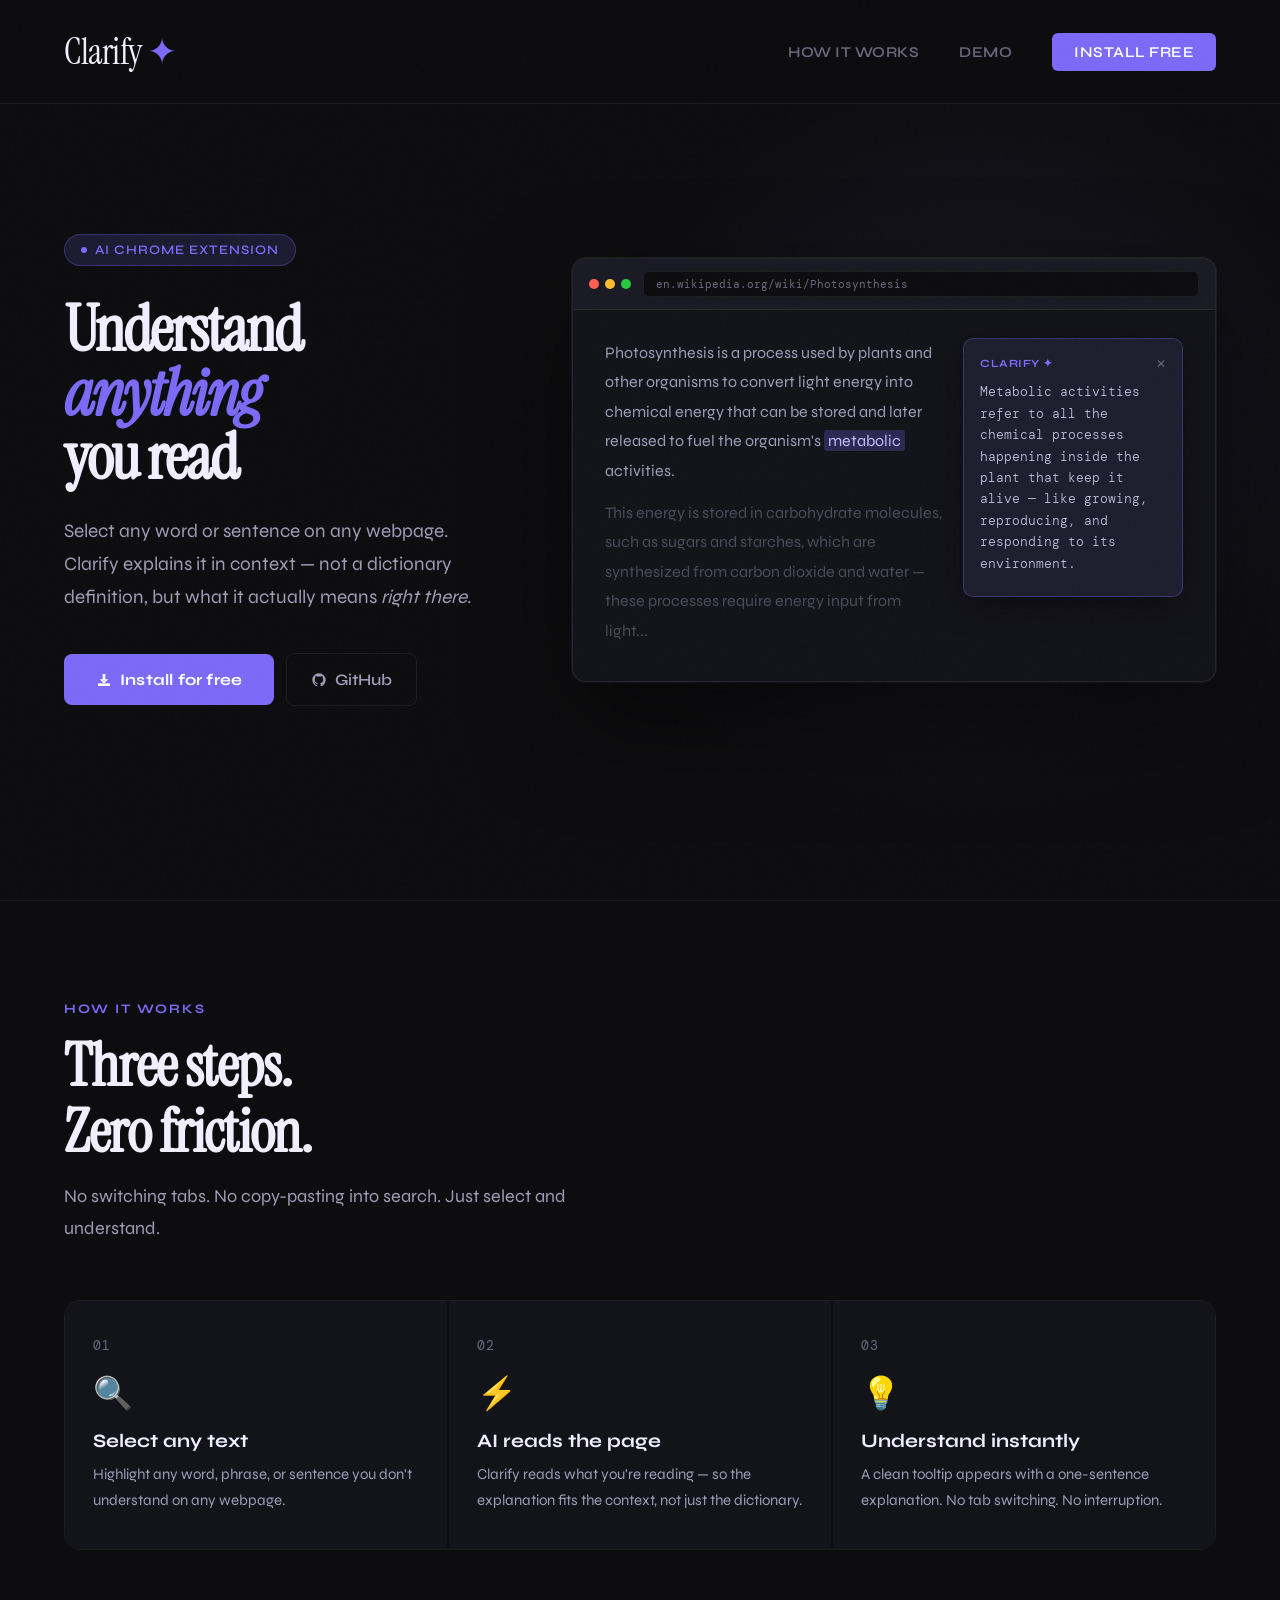
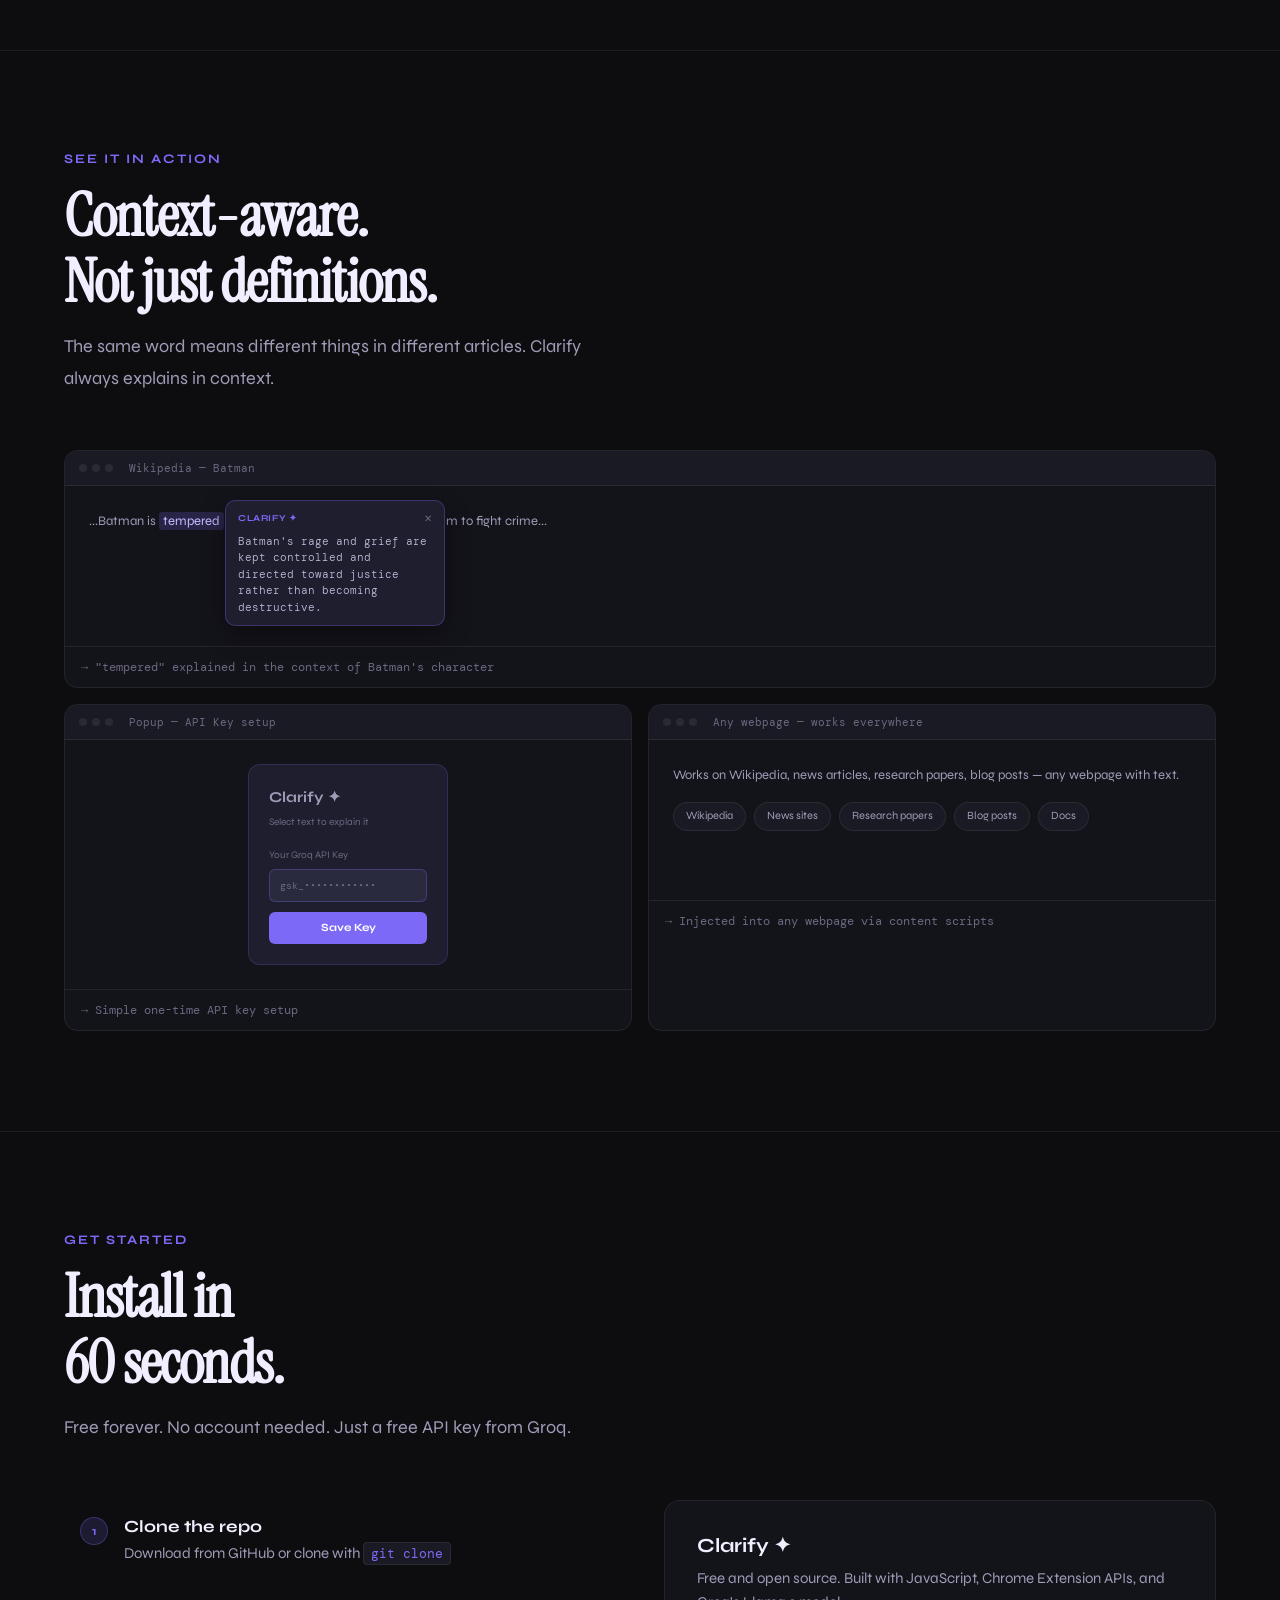
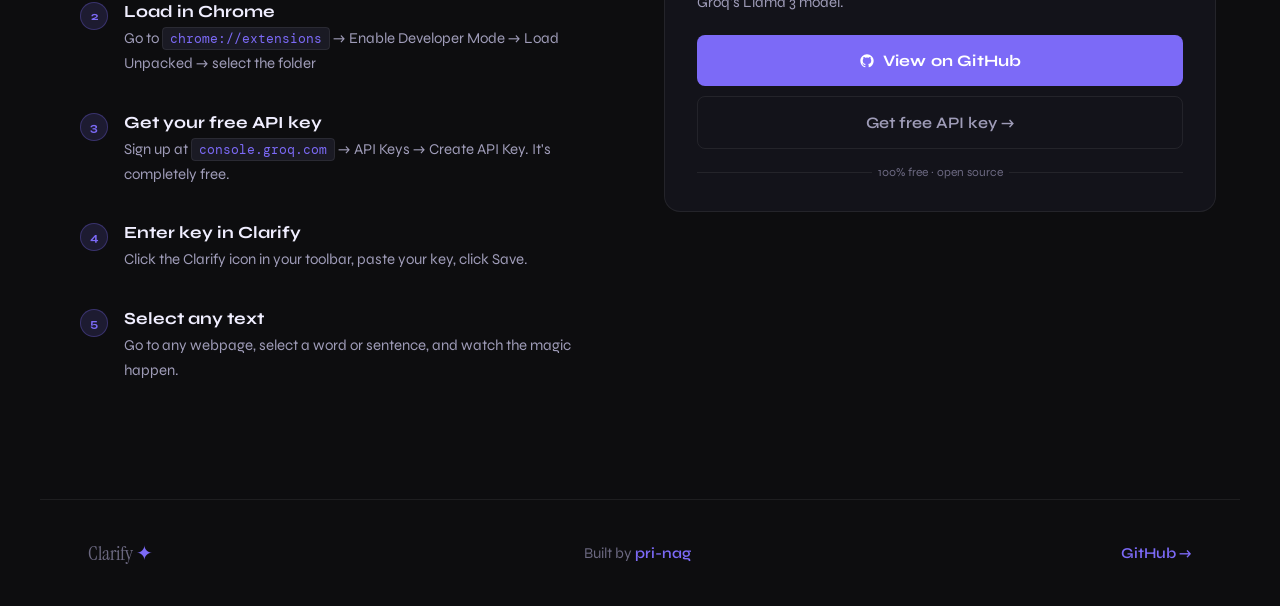
<file: index.html>
<!DOCTYPE html>
<html lang="en">
<head>
  <meta charset="UTF-8">
  <meta name="viewport" content="width=device-width, initial-scale=1.0">
  <title>Clarify — Understand anything you read</title>
  <link rel="preconnect" href="https://fonts.googleapis.com">
  <link rel="preconnect" href="https://fonts.gstatic.com" crossorigin>
  <link href="https://fonts.googleapis.com/css2?family=Instrument+Serif:ital@0;1&family=DM+Mono:wght@300;400;500&family=Syne:wght@400;600;700;800&display=swap" rel="stylesheet">
  <style>
    *, *::before, *::after { margin: 0; padding: 0; box-sizing: border-box; }

    :root {
      --bg: #0d0d0f;
      --surface: #13131a;
      --surface2: #1a1a24;
      --border: rgba(255,255,255,0.07);
      --purple: #7c6af7;
      --purple-dim: rgba(124,106,247,0.15);
      --purple-glow: rgba(124,106,247,0.35);
      --text: #f0eeff;
      --muted: #6b6880;
      --subtle: #9f9cb8;
    }

    html {
      scroll-behavior: smooth;
      -webkit-font-smoothing: antialiased;
      -moz-osx-font-smoothing: grayscale;
      text-rendering: optimizeLegibility;
    }

    body {
      background: var(--bg);
      color: var(--text);
      font-family: 'Syne', sans-serif;
      font-size: 17px;
      overflow-x: hidden;
      cursor: default;
    }

    /* NOISE OVERLAY */
    body::before {
      content: '';
      position: fixed;
      inset: 0;
      background-image: url("data:image/svg+xml,%3Csvg viewBox='0 0 256 256' xmlns='http://www.w3.org/2000/svg'%3E%3Cfilter id='noise'%3E%3CfeTurbulence type='fractalNoise' baseFrequency='0.9' numOctaves='4' stitchTiles='stitch'/%3E%3C/filter%3E%3Crect width='100%25' height='100%25' filter='url(%23noise)' opacity='0.04'/%3E%3C/svg%3E");
      pointer-events: none;
      z-index: 999;
      opacity: 0.4;
    }

    /* NAV */
    nav {
      position: fixed;
      top: 0; left: 0; right: 0;
      z-index: 100;
      padding: 28px 64px;
      display: flex;
      align-items: center;
      justify-content: space-between;
      border-bottom: 1px solid var(--border);
      background: rgba(13,13,15,0.8);
      backdrop-filter: blur(20px);
    }

    .nav-logo {
      font-family: 'Instrument Serif', serif;
      font-size: 36px;
      color: var(--text);
      letter-spacing: -0.5px;
    }

    .nav-logo span { color: var(--purple); }

    .nav-links {
      display: flex;
      gap: 40px;
      list-style: none;
    }

    .nav-links a {
      color: var(--muted);
      text-decoration: none;
      font-size: 15px;
      font-weight: 600;
      letter-spacing: 0.5px;
      text-transform: uppercase;
      transition: color 0.2s;
    }

    .nav-links a:hover { color: var(--text); }

    .nav-cta {
      background: var(--purple);
      color: #fff !important;
      padding: 10px 22px;
      border-radius: 6px;
      transition: opacity 0.2s !important;
      font-size: 15px !important;
    }

    .nav-cta:hover { opacity: 0.85; }

    /* HERO */
    .hero {
      min-height: 100vh;
      display: grid;
      grid-template-columns: 1fr 1.4fr;
      align-items: center;
      gap: 48px;
      padding: 120px 64px 80px;
      position: relative;
      overflow: hidden;
      max-width: 1400px;
      margin: 0 auto;
    }

    .hero-left {
      display: flex;
      flex-direction: column;
      align-items: flex-start;
    }

    .hero-right {
      display: flex;
      align-items: center;
      justify-content: center;
    }

    .hero-glow {
      position: absolute;
      width: 800px;
      height: 800px;
      border-radius: 50%;
      background: radial-gradient(circle, rgba(124,106,247,0.1) 0%, transparent 70%);
      top: 50%;
      right: -100px;
      transform: translateY(-50%);
      pointer-events: none;
    }

    .hero-tag {
      display: inline-flex;
      align-items: center;
      gap: 8px;
      background: var(--purple-dim);
      border: 1px solid rgba(124,106,247,0.3);
      color: var(--purple);
      font-size: 13px;
      font-weight: 600;
      letter-spacing: 1px;
      text-transform: uppercase;
      padding: 7px 16px;
      border-radius: 100px;
      margin-bottom: 32px;
      animation: fadeUp 0.6s ease both;
    }

    .hero-tag::before {
      content: '';
      width: 6px;
      height: 6px;
      border-radius: 50%;
      background: var(--purple);
      animation: pulse 2s ease infinite;
    }

    @keyframes pulse {
      0%, 100% { opacity: 1; transform: scale(1); }
      50% { opacity: 0.5; transform: scale(0.8); }
    }

    h1 {
      font-family: 'Instrument Serif', serif;
      font-size: clamp(48px, 5vw, 80px);
      line-height: 1.0;
      letter-spacing: -2px;
      margin-bottom: 24px;
      animation: fadeUp 0.6s ease 0.1s both;
      text-align: left;
    }

    h1 em {
      font-style: italic;
      color: var(--purple);
    }

    .hero-sub {
      font-size: 19px;
      color: var(--subtle);
      max-width: 440px;
      line-height: 1.75;
      font-weight: 400;
      margin-bottom: 40px;
      animation: fadeUp 0.6s ease 0.2s both;
      text-align: left;
    }

    .hero-actions {
      display: flex;
      gap: 12px;
      align-items: center;
      animation: fadeUp 0.6s ease 0.3s both;
    }

    .btn-primary {
      display: inline-flex;
      align-items: center;
      gap: 8px;
      background: var(--purple);
      color: #fff;
      text-decoration: none;
      padding: 16px 32px;
      border-radius: 8px;
      font-size: 16px;
      font-weight: 700;
      transition: all 0.2s;
      letter-spacing: 0.2px;
    }

    .btn-primary:hover {
      background: #6a58e0;
      transform: translateY(-1px);
      box-shadow: 0 8px 30px var(--purple-glow);
    }

    .btn-secondary {
      display: inline-flex;
      align-items: center;
      gap: 8px;
      color: var(--subtle);
      text-decoration: none;
      padding: 16px 24px;
      border-radius: 8px;
      font-size: 16px;
      font-weight: 600;
      border: 1px solid var(--border);
      transition: all 0.2s;
    }

    .btn-secondary:hover {
      color: var(--text);
      border-color: rgba(255,255,255,0.15);
    }

    /* DEMO PREVIEW */
    .demo-preview {
      position: relative;
      animation: fadeUp 0.8s ease 0.4s both;
      width: 100%;
    }

    .browser-mock {
      background: var(--surface);
      border: 1px solid var(--border);
      border-radius: 14px;
      overflow: hidden;
      width: 100%;
      box-shadow: 0 40px 100px rgba(0,0,0,0.5), 0 0 0 1px var(--border);
    }

    .browser-bar {
      background: var(--surface2);
      padding: 12px 16px;
      display: flex;
      align-items: center;
      gap: 12px;
      border-bottom: 1px solid var(--border);
    }

    .browser-dots {
      display: flex;
      gap: 6px;
    }

    .dot {
      width: 10px;
      height: 10px;
      border-radius: 50%;
    }

    .dot-red { background: #ff5f57; }
    .dot-yellow { background: #febc2e; }
    .dot-green { background: #28c840; }

    .browser-url {
      flex: 1;
      background: var(--bg);
      border-radius: 6px;
      padding: 5px 12px;
      font-family: 'DM Mono', monospace;
      font-size: 11px;
      color: var(--muted);
      border: 1px solid var(--border);
    }

    .browser-content {
      padding: 28px 32px;
      font-size: 16px;
      line-height: 1.85;
      color: var(--subtle);
      position: relative;
      min-height: 200px;
      display: grid;
      grid-template-columns: 1fr auto;
      gap: 20px;
      align-items: start;
    }

    .browser-text { flex: 1; }

    .browser-content p { margin-bottom: 8px; }

    .highlight {
      background: rgba(124,106,247,0.25);
      border-radius: 3px;
      padding: 1px 4px;
      color: #c4bbff;
      cursor: pointer;
    }

    .tooltip-mock {
      background: #1e1e2e;
      border: 1px solid rgba(124,106,247,0.3);
      border-radius: 10px;
      padding: 14px 16px;
      width: 220px;
      flex-shrink: 0;
      box-shadow: 0 8px 32px rgba(0,0,0,0.4);
      animation: tooltipAppear 0.4s ease 1.2s both;
      align-self: start;
    }

    @keyframes tooltipAppear {
      from { opacity: 0; transform: translateY(8px) scale(0.97); }
      to { opacity: 1; transform: translateY(0) scale(1); }
    }

    .tooltip-header {
      display: flex;
      justify-content: space-between;
      align-items: center;
      margin-bottom: 6px;
    }

    .tooltip-label {
      font-size: 11px;
      color: var(--purple);
      font-weight: 700;
      letter-spacing: 0.5px;
      text-transform: uppercase;
    }

    .tooltip-close {
      font-size: 12px;
      color: var(--muted);
    }

    .tooltip-text {
      font-size: 13px;
      color: #c4c0e0;
      line-height: 1.65;
      font-family: 'DM Mono', monospace;
      font-weight: 300;
    }

    /* SECTION BASE */
    section {
      padding: 100px 64px;
      max-width: 1400px;
      margin: 0 auto;
    }

    .section-tag {
      font-size: 13px;
      font-weight: 700;
      letter-spacing: 2px;
      text-transform: uppercase;
      color: var(--purple);
      margin-bottom: 16px;
    }

    .section-title {
      font-family: 'Instrument Serif', serif;
      font-size: clamp(40px, 5vw, 60px);
      line-height: 1.1;
      letter-spacing: -1px;
      margin-bottom: 16px;
    }

    .section-sub {
      font-size: 18px;
      color: var(--subtle);
      line-height: 1.75;
      max-width: 520px;
      font-weight: 400;
    }

    /* HOW IT WORKS */
    .steps {
      display: grid;
      grid-template-columns: repeat(3, 1fr);
      gap: 2px;
      margin-top: 56px;
      border: 1px solid var(--border);
      border-radius: 16px;
      overflow: hidden;
    }

    .step {
      background: var(--surface);
      padding: 36px 28px;
      position: relative;
      transition: background 0.2s;
    }

    .step:hover { background: var(--surface2); }

    .step-num {
      font-family: 'DM Mono', monospace;
      font-size: 13px;
      color: var(--muted);
      margin-bottom: 20px;
      letter-spacing: 1px;
    }

    .step-icon {
      font-size: 32px;
      margin-bottom: 16px;
      display: block;
    }

    .step h3 {
      font-size: 19px;
      font-weight: 700;
      margin-bottom: 10px;
      color: var(--text);
    }

    .step p {
      font-size: 15px;
      color: var(--subtle);
      line-height: 1.7;
      font-weight: 400;
    }

    /* SCREENSHOTS */
    .screenshots {
      margin-top: 56px;
      display: grid;
      grid-template-columns: 1fr 1fr;
      gap: 16px;
    }

    .screenshot-card {
      background: var(--surface);
      border: 1px solid var(--border);
      border-radius: 14px;
      overflow: hidden;
      transition: transform 0.2s, box-shadow 0.2s;
    }

    .screenshot-card:hover {
      transform: translateY(-3px);
      box-shadow: 0 20px 60px rgba(0,0,0,0.3);
    }

    .screenshot-card:first-child {
      grid-column: span 2;
    }

    .sc-header {
      background: var(--surface2);
      padding: 10px 14px;
      display: flex;
      align-items: center;
      gap: 8px;
      border-bottom: 1px solid var(--border);
    }

    .sc-dots { display: flex; gap: 5px; }
    .sc-dot { width: 8px; height: 8px; border-radius: 50%; background: var(--border); }

    .sc-body {
      padding: 24px;
      min-height: 160px;
      font-size: 13px;
      color: var(--subtle);
      line-height: 1.7;
      position: relative;
    }

    .sc-caption {
      padding: 12px 16px;
      font-size: 12px;
      color: var(--muted);
      border-top: 1px solid var(--border);
      font-family: 'DM Mono', monospace;
    }

    /* INSTALL */
    .install-grid {
      display: grid;
      grid-template-columns: 1fr 1fr;
      gap: 48px;
      margin-top: 56px;
      align-items: start;
    }

    .install-steps {
      display: flex;
      flex-direction: column;
      gap: 4px;
    }

    .install-step {
      display: flex;
      gap: 16px;
      padding: 16px;
      border-radius: 10px;
      transition: background 0.2s;
      align-items: flex-start;
    }

    .install-step:hover { background: var(--surface); }

    .install-num {
      width: 28px;
      height: 28px;
      border-radius: 50%;
      background: var(--purple-dim);
      border: 1px solid rgba(124,106,247,0.3);
      display: flex;
      align-items: center;
      justify-content: center;
      font-size: 12px;
      font-weight: 700;
      color: var(--purple);
      flex-shrink: 0;
      margin-top: 1px;
    }

    .install-content h4 {
      font-size: 17px;
      font-weight: 700;
      margin-bottom: 4px;
      color: var(--text);
    }

    .install-content p {
      font-size: 15px;
      color: var(--subtle);
      line-height: 1.65;
      font-weight: 400;
    }

    .install-content code {
      background: var(--surface2);
      border: 1px solid var(--border);
      padding: 2px 7px;
      border-radius: 4px;
      font-family: 'DM Mono', monospace;
      font-size: 13px;
      color: var(--purple);
    }

    .install-card {
      background: var(--surface);
      border: 1px solid var(--border);
      border-radius: 16px;
      padding: 32px;
      position: sticky;
      top: 100px;
    }

    .install-card h3 {
      font-size: 20px;
      font-weight: 700;
      margin-bottom: 8px;
    }

    .install-card p {
      font-size: 15px;
      color: var(--subtle);
      line-height: 1.65;
      margin-bottom: 20px;
      font-weight: 400;
    }

    .install-card .btn-primary {
      width: 100%;
      justify-content: center;
      margin-bottom: 10px;
    }

    .install-card .btn-secondary {
      width: 100%;
      justify-content: center;
    }

    .free-badge {
      display: flex;
      align-items: center;
      justify-content: center;
      gap: 6px;
      margin-top: 16px;
      font-size: 12px;
      color: var(--muted);
    }

    .free-badge::before, .free-badge::after {
      content: '';
      flex: 1;
      height: 1px;
      background: var(--border);
    }

    /* FOOTER */
    footer {
      border-top: 1px solid var(--border);
      padding: 40px 48px;
      display: flex;
      align-items: center;
      justify-content: space-between;
      max-width: 1200px;
      margin: 0 auto;
    }

    .footer-logo {
      font-family: 'Instrument Serif', serif;
      font-size: 20px;
      color: var(--muted);
    }

    .footer-logo span { color: var(--purple); }

    .footer-text {
      font-size: 15px;
      color: var(--muted);
      font-weight: 400;
    }

    .footer-link {
      color: var(--purple);
      text-decoration: none;
      font-size: 15px;
      font-weight: 600;
      transition: opacity 0.2s;
    }

    .footer-link:hover { opacity: 0.75; }

    /* ANIMATIONS */
    @keyframes fadeUp {
      from { opacity: 0; transform: translateY(20px); }
      to { opacity: 1; transform: translateY(0); }
    }

    .reveal {
      opacity: 0;
      transform: translateY(24px);
      transition: opacity 0.6s ease, transform 0.6s ease;
    }

    .reveal.visible {
      opacity: 1;
      transform: translateY(0);
    }

    .divider {
      width: 100%;
      height: 1px;
      background: var(--border);
      max-width: 1400px;
      margin: 0 auto;
    }

    @media (max-width: 900px) {
      nav { padding: 16px 20px; }
      .nav-links { display: none; }
      .hero { grid-template-columns: 1fr; padding: 120px 24px 60px; text-align: center; }
      .hero-left { align-items: center; }
      .hero-sub { text-align: center; }
      h1 { text-align: center; }
      .steps { grid-template-columns: 1fr; }
      .screenshots { grid-template-columns: 1fr; }
      .screenshots .screenshot-card:first-child { grid-column: span 1; }
      .install-grid { grid-template-columns: 1fr; }
      footer { flex-direction: column; gap: 12px; text-align: center; }
      section { padding: 80px 24px; }
    }
  </style>
</head>
<body>

  <!-- NAV -->
  <nav>
    <div class="nav-logo">Clarify <span>✦</span></div>
    <ul class="nav-links">
      <li><a href="#how">How it works</a></li>
      <li><a href="#demo">Demo</a></li>
      <li><a href="#install" class="nav-cta">Install free</a></li>
    </ul>
  </nav>

  <!-- HERO -->
  <div class="hero">
    <div class="hero-glow"></div>
    <div class="hero-left">
      <div class="hero-tag">AI Chrome Extension</div>
      <h1>Understand<br><em>anything</em><br>you read</h1>
      <p class="hero-sub">Select any word or sentence on any webpage. Clarify explains it in context — not a dictionary definition, but what it actually means <em>right there</em>.</p>
      <div class="hero-actions">
        <a href="#install" class="btn-primary">
          <svg width="16" height="16" fill="none" stroke="currentColor" stroke-width="2" viewBox="0 0 24 24"><path d="M12 16l-4-4h3V4h2v8h3l-4 4z"/><path d="M4 18h16v2H4z"/></svg>
          Install for free
        </a>
        <a href="https://github.com/pri-nag/Clarify" target="_blank" class="btn-secondary">
          <svg width="16" height="16" fill="currentColor" viewBox="0 0 24 24"><path d="M12 2C6.477 2 2 6.477 2 12c0 4.418 2.865 8.166 6.839 9.489.5.092.682-.217.682-.483 0-.237-.009-.868-.013-1.703-2.782.605-3.369-1.342-3.369-1.342-.454-1.154-1.11-1.462-1.11-1.462-.908-.62.069-.608.069-.608 1.003.07 1.531 1.03 1.531 1.03.892 1.529 2.341 1.088 2.91.832.092-.647.35-1.088.636-1.338-2.22-.253-4.555-1.11-4.555-4.943 0-1.091.39-1.984 1.029-2.683-.103-.253-.446-1.27.098-2.647 0 0 .84-.269 2.75 1.025A9.578 9.578 0 0112 6.836a9.59 9.59 0 012.504.337c1.909-1.294 2.747-1.025 2.747-1.025.546 1.377.202 2.394.1 2.647.64.699 1.028 1.592 1.028 2.683 0 3.842-2.339 4.687-4.566 4.935.359.309.678.919.678 1.852 0 1.336-.012 2.415-.012 2.743 0 .268.18.58.688.482C19.138 20.163 22 16.418 22 12c0-5.523-4.477-10-10-10z"/></svg>
          GitHub
        </a>
      </div>
    </div>

    <div class="hero-right">
      <div class="demo-preview">
        <div class="browser-mock">
          <div class="browser-bar">
            <div class="browser-dots">
              <div class="dot dot-red"></div>
              <div class="dot dot-yellow"></div>
              <div class="dot dot-green"></div>
            </div>
            <div class="browser-url">en.wikipedia.org/wiki/Photosynthesis</div>
          </div>
          <div class="browser-content">
            <div class="browser-text">
              <p>Photosynthesis is a process used by plants and other organisms to convert light energy into chemical energy that can be stored and later released to fuel the organism's <span class="highlight">metabolic</span> activities.</p>
              <p style="opacity:0.4; margin-top: 12px;">This energy is stored in carbohydrate molecules, such as sugars and starches, which are synthesized from carbon dioxide and water — these processes require energy input from light...</p>
            </div>
            <div class="tooltip-mock">
              <div class="tooltip-header">
                <span class="tooltip-label">Clarify ✦</span>
                <span class="tooltip-close">✕</span>
              </div>
              <p class="tooltip-text">Metabolic activities refer to all the chemical processes happening inside the plant that keep it alive — like growing, reproducing, and responding to its environment.</p>
            </div>
          </div>
        </div>
      </div>
    </div>
  </div>

  <div class="divider"></div>

  <!-- HOW IT WORKS -->
  <section id="how">
    <div class="reveal">
      <div class="section-tag">How it works</div>
      <h2 class="section-title">Three steps.<br>Zero friction.</h2>
      <p class="section-sub">No switching tabs. No copy-pasting into search. Just select and understand.</p>
    </div>

    <div class="steps reveal">
      <div class="step">
        <div class="step-num">01</div>
        <span class="step-icon">🔍</span>
        <h3>Select any text</h3>
        <p>Highlight any word, phrase, or sentence you don't understand on any webpage.</p>
      </div>
      <div class="step">
        <div class="step-num">02</div>
        <span class="step-icon">⚡</span>
        <h3>AI reads the page</h3>
        <p>Clarify reads what you're reading — so the explanation fits the context, not just the dictionary.</p>
      </div>
      <div class="step">
        <div class="step-num">03</div>
        <span class="step-icon">💡</span>
        <h3>Understand instantly</h3>
        <p>A clean tooltip appears with a one-sentence explanation. No tab switching. No interruption.</p>
      </div>
    </div>
  </section>

  <div class="divider"></div>

  <!-- DEMO / SCREENSHOTS -->
  <section id="demo">
    <div class="reveal">
      <div class="section-tag">See it in action</div>
      <h2 class="section-title">Context-aware.<br>Not just definitions.</h2>
      <p class="section-sub">The same word means different things in different articles. Clarify always explains in context.</p>
    </div>

    <div class="screenshots reveal">
      <div class="screenshot-card">
        <div class="sc-header">
          <div class="sc-dots"><div class="sc-dot"></div><div class="sc-dot"></div><div class="sc-dot"></div></div>
          <span style="font-size:11px; color: var(--muted); font-family: 'DM Mono', monospace; margin-left: 8px;">Wikipedia — Batman</span>
        </div>
        <div class="sc-body">
          <p>...Batman is <span class="highlight" style="background:rgba(124,106,247,0.2); color:#c4bbff; border-radius:3px; padding: 1px 4px;">tempered</span> by the murder of his parents, driving him to fight crime...</p>
          <div style="position: absolute; bottom: 20px; left: 160px; background: #1e1e2e; border: 1px solid rgba(124,106,247,0.3); border-radius: 10px; padding: 10px 12px; max-width: 220px; box-shadow: 0 8px 24px rgba(0,0,0,0.4);">
            <div style="display:flex; justify-content:space-between; margin-bottom:5px;">
              <span style="font-size:9px; color:var(--purple); font-weight:700; letter-spacing:0.5px;">CLARIFY ✦</span>
              <span style="font-size:10px; color:var(--muted);">✕</span>
            </div>
            <p style="font-size:11px; color:#c4c0e0; line-height:1.5; font-family:'DM Mono',monospace; font-weight:300;">Batman's rage and grief are kept controlled and directed toward justice rather than becoming destructive.</p>
          </div>
        </div>
        <div class="sc-caption">→ "tempered" explained in the context of Batman's character</div>
      </div>

      <div class="screenshot-card">
        <div class="sc-header">
          <div class="sc-dots"><div class="sc-dot"></div><div class="sc-dot"></div><div class="sc-dot"></div></div>
          <span style="font-size:11px; color: var(--muted); font-family: 'DM Mono', monospace; margin-left: 8px;">Popup — API Key setup</span>
        </div>
        <div class="sc-body" style="display:flex; align-items:center; justify-content:center;">
          <div style="background:#1e1e2e; border:1px solid rgba(124,106,247,0.2); border-radius:12px; padding:20px; width:200px;">
            <div style="font-size:15px; font-weight:700; margin-bottom:3px;">Clarify ✦</div>
            <div style="font-size:10px; color:var(--muted); margin-bottom:16px;">Select text to explain it</div>
            <div style="font-size:10px; color:var(--muted); margin-bottom:5px;">Your Groq API Key</div>
            <div style="background:#2a2a3e; border:1px solid rgba(124,106,247,0.3); border-radius:6px; padding:7px 10px; font-size:10px; color:var(--muted); font-family:'DM Mono',monospace; margin-bottom:10px;">gsk_••••••••••••</div>
            <div style="background:var(--purple); border-radius:6px; padding:7px; text-align:center; font-size:11px; font-weight:700; color:#fff;">Save Key</div>
          </div>
        </div>
        <div class="sc-caption">→ Simple one-time API key setup</div>
      </div>

      <div class="screenshot-card">
        <div class="sc-header">
          <div class="sc-dots"><div class="sc-dot"></div><div class="sc-dot"></div><div class="sc-dot"></div></div>
          <span style="font-size:11px; color: var(--muted); font-family: 'DM Mono', monospace; margin-left: 8px;">Any webpage — works everywhere</span>
        </div>
        <div class="sc-body">
          <p style="font-size:13px;">Works on Wikipedia, news articles, research papers, blog posts — any webpage with text.</p>
          <div style="display:flex; gap:8px; flex-wrap:wrap; margin-top:16px;">
            <span style="background:var(--surface2); border:1px solid var(--border); border-radius:100px; padding:4px 12px; font-size:11px; color:var(--subtle);">Wikipedia</span>
            <span style="background:var(--surface2); border:1px solid var(--border); border-radius:100px; padding:4px 12px; font-size:11px; color:var(--subtle);">News sites</span>
            <span style="background:var(--surface2); border:1px solid var(--border); border-radius:100px; padding:4px 12px; font-size:11px; color:var(--subtle);">Research papers</span>
            <span style="background:var(--surface2); border:1px solid var(--border); border-radius:100px; padding:4px 12px; font-size:11px; color:var(--subtle);">Blog posts</span>
            <span style="background:var(--surface2); border:1px solid var(--border); border-radius:100px; padding:4px 12px; font-size:11px; color:var(--subtle);">Docs</span>
          </div>
        </div>
        <div class="sc-caption">→ Injected into any webpage via content scripts</div>
      </div>
    </div>
  </section>

  <div class="divider"></div>

  <!-- INSTALL -->
  <section id="install">
    <div class="reveal">
      <div class="section-tag">Get started</div>
      <h2 class="section-title">Install in<br>60 seconds.</h2>
      <p class="section-sub">Free forever. No account needed. Just a free API key from Groq.</p>
    </div>

    <div class="install-grid reveal">
      <div class="install-steps">
        <div class="install-step">
          <div class="install-num">1</div>
          <div class="install-content">
            <h4>Clone the repo</h4>
            <p>Download from GitHub or clone with <code>git clone</code></p>
          </div>
        </div>
        <div class="install-step">
          <div class="install-num">2</div>
          <div class="install-content">
            <h4>Load in Chrome</h4>
            <p>Go to <code>chrome://extensions</code> → Enable Developer Mode → Load Unpacked → select the folder</p>
          </div>
        </div>
        <div class="install-step">
          <div class="install-num">3</div>
          <div class="install-content">
            <h4>Get your free API key</h4>
            <p>Sign up at <code>console.groq.com</code> → API Keys → Create API Key. It's completely free.</p>
          </div>
        </div>
        <div class="install-step">
          <div class="install-num">4</div>
          <div class="install-content">
            <h4>Enter key in Clarify</h4>
            <p>Click the Clarify icon in your toolbar, paste your key, click Save.</p>
          </div>
        </div>
        <div class="install-step">
          <div class="install-num">5</div>
          <div class="install-content">
            <h4>Select any text</h4>
            <p>Go to any webpage, select a word or sentence, and watch the magic happen.</p>
          </div>
        </div>
      </div>

      <div class="install-card">
        <h3>Clarify ✦</h3>
        <p>Free and open source. Built with JavaScript, Chrome Extension APIs, and Groq's Llama 3 model.</p>
        <a href="https://github.com/pri-nag/Clarify" target="_blank" class="btn-primary">
          <svg width="16" height="16" fill="currentColor" viewBox="0 0 24 24"><path d="M12 2C6.477 2 2 6.477 2 12c0 4.418 2.865 8.166 6.839 9.489.5.092.682-.217.682-.483 0-.237-.009-.868-.013-1.703-2.782.605-3.369-1.342-3.369-1.342-.454-1.154-1.11-1.462-1.11-1.462-.908-.62.069-.608.069-.608 1.003.07 1.531 1.03 1.531 1.03.892 1.529 2.341 1.088 2.91.832.092-.647.35-1.088.636-1.338-2.22-.253-4.555-1.11-4.555-4.943 0-1.091.39-1.984 1.029-2.683-.103-.253-.446-1.27.098-2.647 0 0 .84-.269 2.75 1.025A9.578 9.578 0 0112 6.836a9.59 9.59 0 012.504.337c1.909-1.294 2.747-1.025 2.747-1.025.546 1.377.202 2.394.1 2.647.64.699 1.028 1.592 1.028 2.683 0 3.842-2.339 4.687-4.566 4.935.359.309.678.919.678 1.852 0 1.336-.012 2.415-.012 2.743 0 .268.18.58.688.482C19.138 20.163 22 16.418 22 12c0-5.523-4.477-10-10-10z"/></svg>
          View on GitHub
        </a>
        <a href="https://console.groq.com" target="_blank" class="btn-secondary">
          Get free API key →
        </a>
        <div class="free-badge">100% free · open source</div>
      </div>
    </div>
  </section>

  <!-- FOOTER -->
  <footer>
    <div class="footer-logo">Clarify <span>✦</span></div>
    <p class="footer-text">Built by <a href="https://github.com/pri-nag" target="_blank" class="footer-link">pri-nag</a></p>
    <a href="https://github.com/pri-nag/Clarify" target="_blank" class="footer-link">GitHub →</a>
  </footer>

  <script>
    // Scroll reveal
    const reveals = document.querySelectorAll('.reveal')
    const observer = new IntersectionObserver((entries) => {
      entries.forEach((entry, i) => {
        if (entry.isIntersecting) {
          setTimeout(() => entry.target.classList.add('visible'), i * 100)
        }
      })
    }, { threshold: 0.1 })
    reveals.forEach(el => observer.observe(el))
  </script>

</body>
</html>
</file>
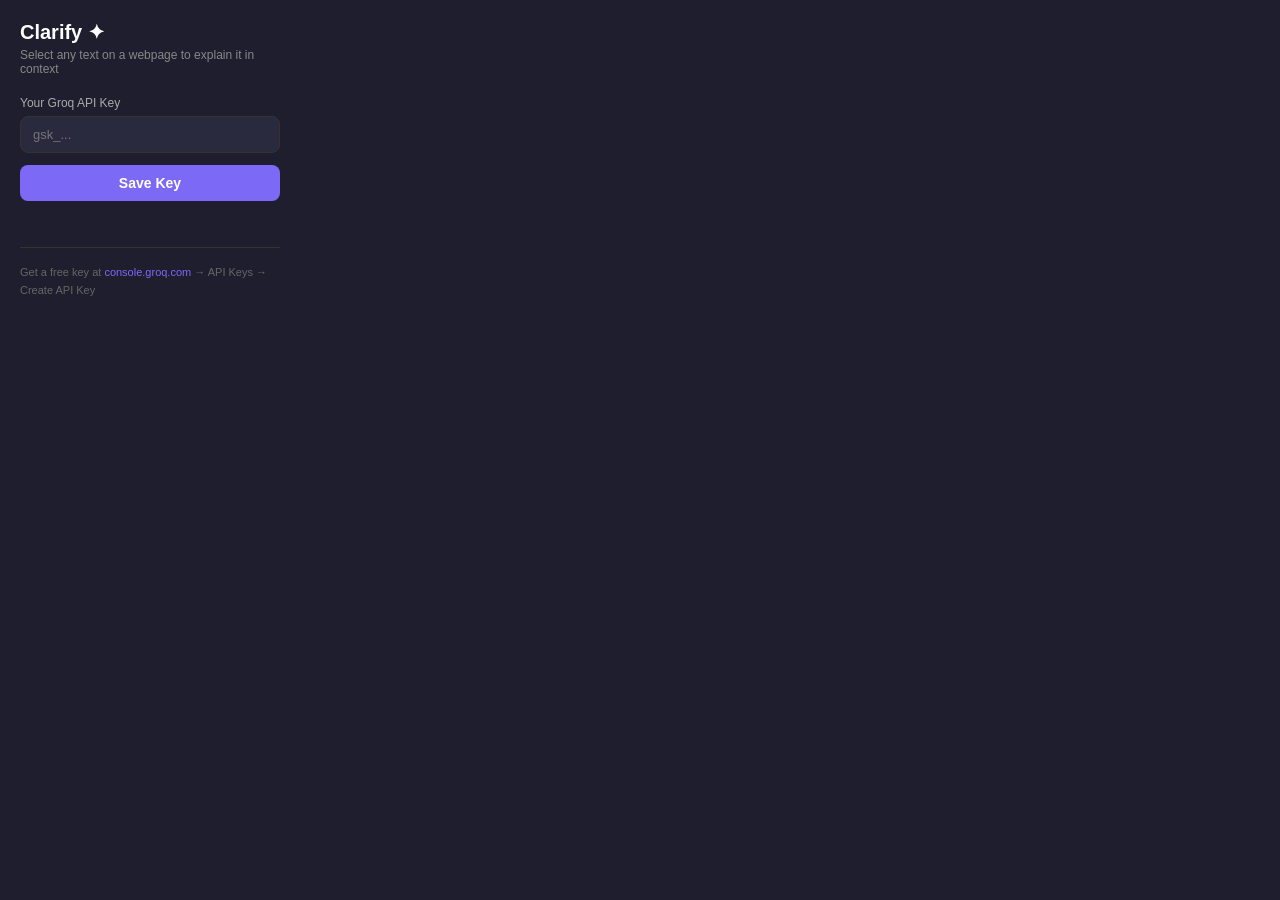
<file: popup.html>
<!DOCTYPE html>
<html>
  <head>
    <meta charset="UTF-8">
    <style>
      * {
        margin: 0;
        padding: 0;
        box-sizing: border-box;
      }

      body {
        width: 300px;
        padding: 20px;
        font-family: sans-serif;
        background: #1e1e2e;
        color: #ffffff;
      }

      .logo {
        font-size: 20px;
        font-weight: bold;
        margin-bottom: 4px;
        color: #ffffff;
      }

      .tagline {
        font-size: 12px;
        color: #888;
        margin-bottom: 20px;
      }

      label {
        font-size: 12px;
        color: #aaa;
        display: block;
        margin-bottom: 6px;
      }

      input {
        width: 100%;
        padding: 10px 12px;
        border-radius: 8px;
        border: 1px solid #333;
        background: #2a2a3e;
        color: #fff;
        font-size: 13px;
        outline: none;
        margin-bottom: 12px;
      }

      input:focus {
        border-color: #7c6af7;
      }

      button {
        width: 100%;
        padding: 10px;
        border-radius: 8px;
        border: none;
        background: #7c6af7;
        color: #fff;
        font-size: 14px;
        cursor: pointer;
        font-weight: bold;
      }

      button:hover {
        background: #6a58e0;
      }

      .status {
        margin-top: 12px;
        font-size: 12px;
        text-align: center;
        color: #aaa;
        min-height: 18px;
      }

      .status.success {
        color: #4caf50;
      }

      .divider {
        border: none;
        border-top: 1px solid #333;
        margin: 16px 0;
      }

      .hint {
        font-size: 11px;
        color: #666;
        line-height: 1.6;
      }

      .hint a {
        color: #7c6af7;
        text-decoration: none;
      }
    </style>
  </head>
  <body>
    <div class="logo">Clarify ✦</div>
    <div class="tagline">Select any text on a webpage to explain it in context</div>

    <label>Your Groq API Key</label>
    <input type="password" id="api-key-input" placeholder="gsk_..." />
    <button id="save-btn">Save Key</button>
    <div class="status" id="status"></div>

    <hr class="divider">

    <div class="hint">
      Get a free key at 
      <a href="https://console.groq.com" target="_blank">console.groq.com</a>
      → API Keys → Create API Key
    </div>

    <script src="popup.js"></script>
  </body>
</html>
</file>
